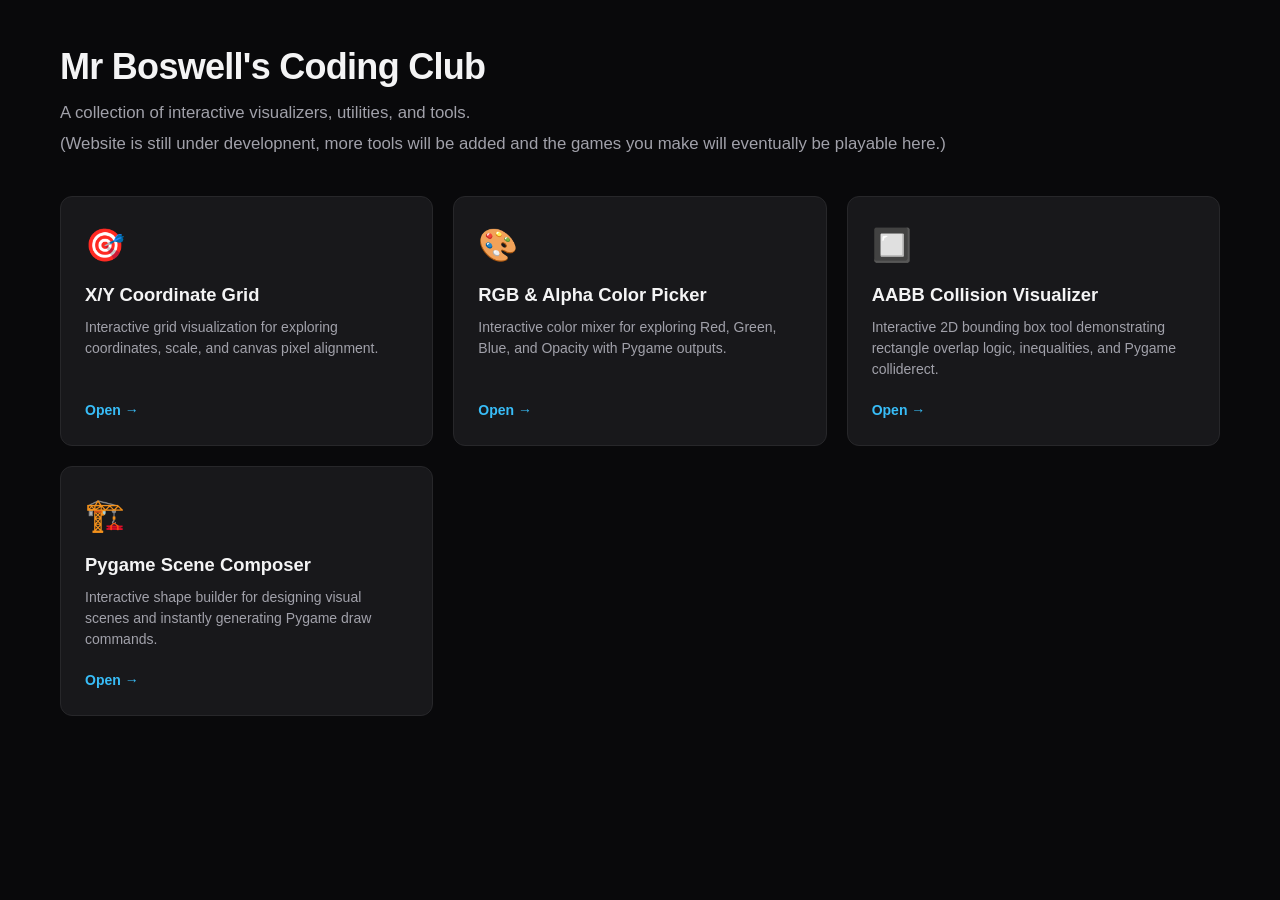
<file: index.html>
<!DOCTYPE html>
<html lang="en">
<head>
  <meta charset="UTF-8">
  <meta name="viewport" content="width=device-width, initial-scale=1.0">
  <title>Mr Boswell - Coding Club</title>
  <link rel="stylesheet" href="style.css">
</head>
<body>

  <header class="main-header">
    <h1 class="main-title">Mr Boswell's Coding Club </h1>
    <p class="main-subtitle">A collection of interactive visualizers, utilities, and tools.</p>
    <p class="main-subtitle">(Website is still under developnent, more tools will be added and the games you make will eventually be playable here.)</p>
  </header>

  <main class="grid-container">
    <a href="tools/xy-coordinates/index.html" class="tool-card">
      <div class="card-icon">🎯</div>
      <h2 class="card-title">X/Y Coordinate Grid</h2>
      <p class="card-description">Interactive grid visualization for exploring coordinates, scale, and canvas pixel alignment.</p>
      <span class="card-link">Open →</span>
    </a>
    <a href="tools/rgb-picker/index.html" class="tool-card">
        <div class="card-icon">🎨</div>
        <h2 class="card-title">RGB & Alpha Color Picker</h2>
        <p class="card-description">Interactive color mixer for exploring Red, Green, Blue, and Opacity with Pygame outputs.</p>
        <span class="card-link">Open →</span>
    </a>
    <a href="tools/aabb-collision/index.html" class="tool-card">
        <div class="card-icon">🔲</div>
        <h2 class="card-title">AABB Collision Visualizer</h2>
        <p class="card-description">Interactive 2D bounding box tool demonstrating rectangle overlap logic, inequalities, and Pygame colliderect.</p>
        <span class="card-link">Open →</span>
    </a>
    <a href="tools/scene-composer/index.html" class="tool-card">
      <div class="card-icon">🏗️</div>
      <h2 class="card-title">Pygame Scene Composer</h2>
      <p class="card-description">Interactive shape builder for designing visual scenes and instantly generating Pygame draw commands.</p>
      <span class="card-link">Open →</span>
    </a>


  </main>

</body>
</html>
</file>
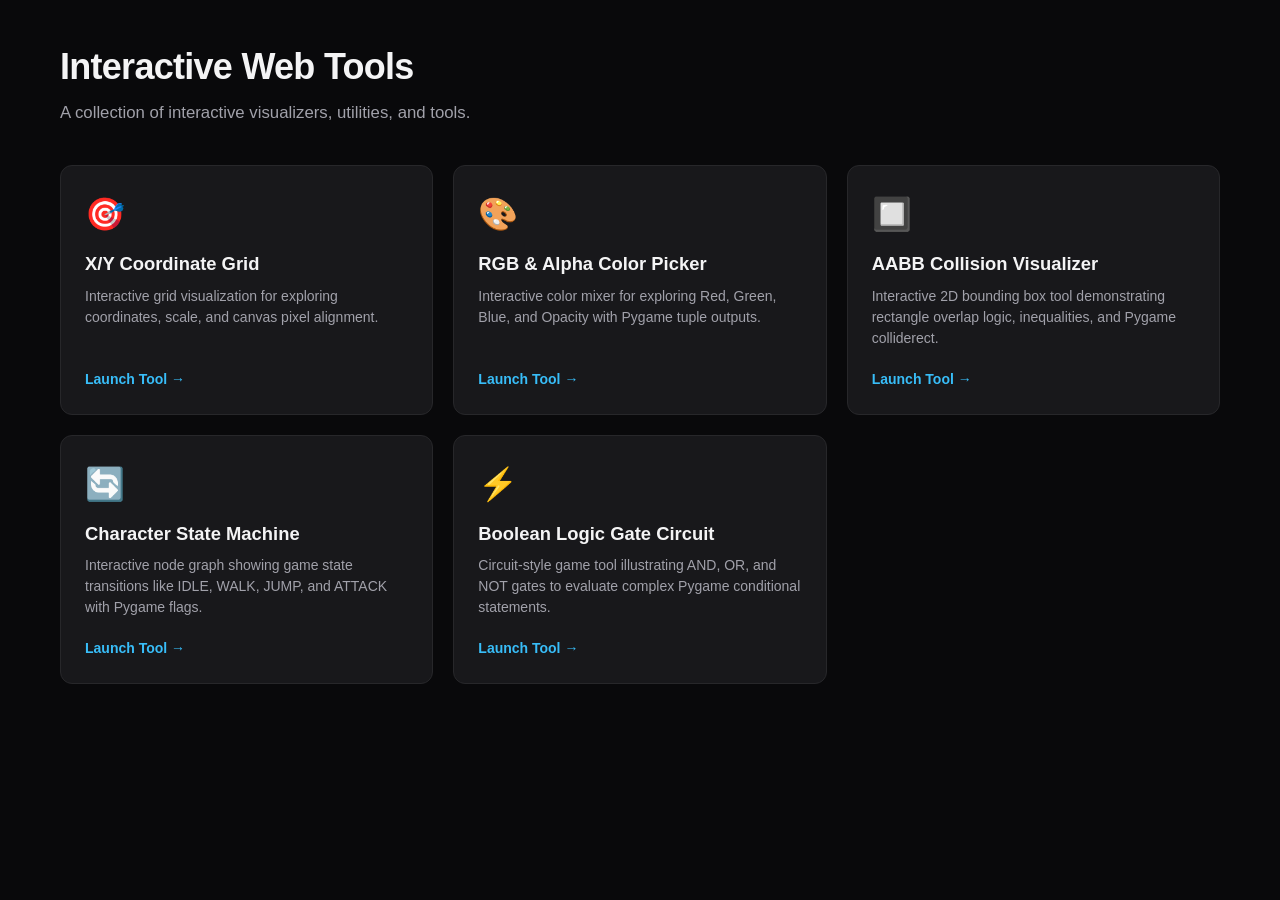
<file: coding-club-website/index.html>
<!DOCTYPE html>
<html lang="en">
<head>
  <meta charset="UTF-8">
  <meta name="viewport" content="width=device-width, initial-scale=1.0">
  <title>Arcade & Interactive Tools Hub</title>
  <link rel="stylesheet" href="style.css">
</head>
<body>

  <header class="main-header">
    <h1 class="main-title">Interactive Web Tools</h1>
    <p class="main-subtitle">A collection of interactive visualizers, utilities, and tools.</p>
  </header>

  <main class="grid-container">
    <a href="tools/xy-coordinates/index.html" class="tool-card">
      <div class="card-icon">🎯</div>
      <h2 class="card-title">X/Y Coordinate Grid</h2>
      <p class="card-description">Interactive grid visualization for exploring coordinates, scale, and canvas pixel alignment.</p>
      <span class="card-link">Launch Tool →</span>
    </a>
    <a href="tools/rgb-picker/index.html" class="tool-card">
        <div class="card-icon">🎨</div>
        <h2 class="card-title">RGB & Alpha Color Picker</h2>
        <p class="card-description">Interactive color mixer for exploring Red, Green, Blue, and Opacity with Pygame tuple outputs.</p>
        <span class="card-link">Launch Tool →</span>
    </a>
    <a href="tools/aabb-collision/index.html" class="tool-card">
        <div class="card-icon">🔲</div>
        <h2 class="card-title">AABB Collision Visualizer</h2>
        <p class="card-description">Interactive 2D bounding box tool demonstrating rectangle overlap logic, inequalities, and Pygame colliderect.</p>
        <span class="card-link">Launch Tool →</span>
    </a>
    <!-- Tool #3 Card -->
    <a href="tools/state-machine/index.html" class="tool-card">
    <div class="card-icon">🔄</div>
    <h2 class="card-title">Character State Machine</h2>
    <p class="card-description">Interactive node graph showing game state transitions like IDLE, WALK, JUMP, and ATTACK with Pygame flags.</p>
    <span class="card-link">Launch Tool →</span>
    </a>

    <!-- Tool #4 Card -->
    <a href="tools/logic-gates/index.html" class="tool-card">
    <div class="card-icon">⚡</div>
    <h2 class="card-title">Boolean Logic Gate Circuit</h2>
    <p class="card-description">Circuit-style game tool illustrating AND, OR, and NOT gates to evaluate complex Pygame conditional statements.</p>
    <span class="card-link">Launch Tool →</span>
    </a>

  </main>

</body>
</html>
</file>
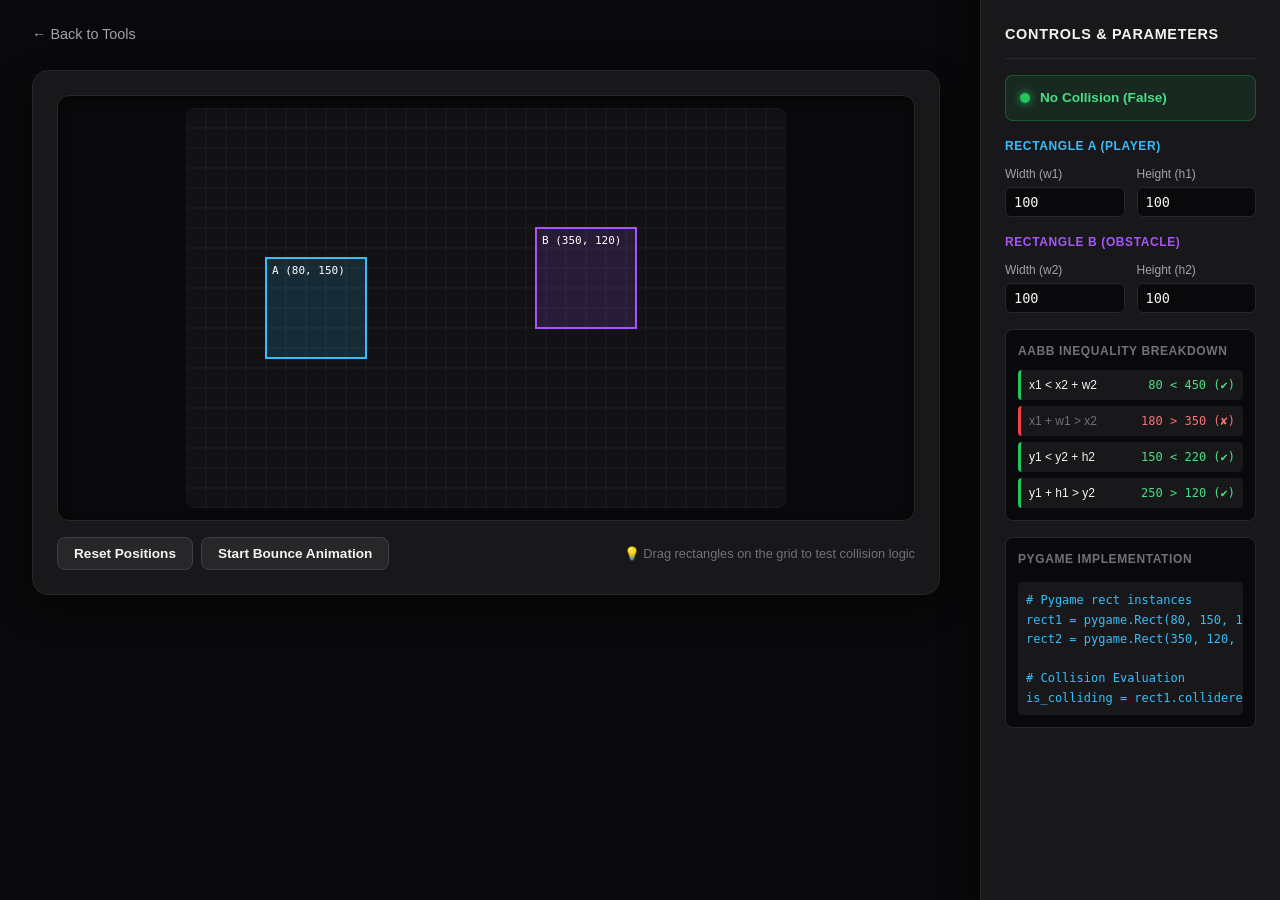
<file: tools/aabb-collision/index.html>
<!DOCTYPE html>
<html lang="en">
<head>
  <meta charset="UTF-8">
  <meta name="viewport" content="width=device-width, initial-scale=1.0">
  <title>AABB Collision Visualizer</title>
  <link rel="stylesheet" href="../../style.css">
  <link rel="stylesheet" href="style-tool.css">
</head>
<body class="tool-page">

  <!-- Header Navigation -->
  <header class="tool-nav">
    <a href="../../index.html" class="back-link">&larr; Back to Tools</a>
  </header>

  <!-- Left Workspace Area -->
  <main class="workspace-card">
    <div class="canvas-wrapper">
      <canvas id="collisionCanvas" width="600" height="400"></canvas>
    </div>

    <!-- Canvas Controls / Quick Actions -->
    <div class="workspace-controls">
      <div class="btn-group">
        <button id="resetPosBtn" class="action-btn">Reset Positions</button>
        <button id="toggleAnimBtn" class="action-btn">Start Bounce Animation</button>
      </div>
      <span class="hint-text">💡 Drag rectangles on the grid to test collision logic</span>
    </div>
  </main>

  <!-- Pinned Right Sidebar Controls -->
  <aside class="sidebar-menu">
    <div class="sidebar-title">Controls & Parameters</div>

    <!-- Collision Status Banner -->
    <div id="collisionBanner" class="status-banner no-collision">
      <span class="status-indicator"></span>
      <span id="statusText">No Collision (False)</span>
    </div>

    <!-- Rectangle A Controls -->
    <div class="control-section rect-a-section">
      <span class="control-section-label">Rectangle A (Player)</span>
      
      <div class="control-group dual">
        <div class="sub-group">
          <label for="rectAWidth">Width (w1)</label>
          <input type="number" id="rectAWidth" value="100" min="20" max="250" step="5">
        </div>
        <div class="sub-group">
          <label for="rectAHeight">Height (h1)</label>
          <input type="number" id="rectAHeight" value="100" min="20" max="250" step="5">
        </div>
      </div>
    </div>

    <!-- Rectangle B Controls -->
    <div class="control-section rect-b-section">
      <span class="control-section-label">Rectangle B (Obstacle)</span>
      
      <div class="control-group dual">
        <div class="sub-group">
          <label for="rectBWidth">Width (w2)</label>
          <input type="number" id="rectBWidth" value="100" min="20" max="250" step="5">
        </div>
        <div class="sub-group">
          <label for="rectBHeight">Height (h2)</label>
          <input type="number" id="rectBHeight" value="100" min="20" max="250" step="5">
        </div>
      </div>
    </div>

    <!-- Inequality Math Inspector -->
    <div class="readout-card">
      <span class="control-section-label">AABB Inequality Breakdown</span>
      <div id="mathConditions" class="math-list">
        <div id="cond1" class="cond-item">
          <span>x1 &lt; x2 + w2</span>
          <code id="val1">0 &lt; 0</code>
        </div>
        <div id="cond2" class="cond-item">
          <span>x1 + w1 &gt; x2</span>
          <code id="val2">0 &gt; 0</code>
        </div>
        <div id="cond3" class="cond-item">
          <span>y1 &lt; y2 + h2</span>
          <code id="val3">0 &lt; 0</code>
        </div>
        <div id="cond4" class="cond-item">
          <span>y1 + h1 &gt; y2</span>
          <code id="val4">0 &gt; 0</code>
        </div>
      </div>
    </div>

    <!-- Python Code Generator -->
    <div class="code-preview-card">
      <span class="control-section-label">Pygame Implementation</span>
      <pre><code id="pythonCode"># High-Level Check
is_colliding = player_rect.colliderect(obstacle_rect)</code></pre>
    </div>
  </aside>

  <script src="script-aabb.js"></script>
</body>
</html>
</file>
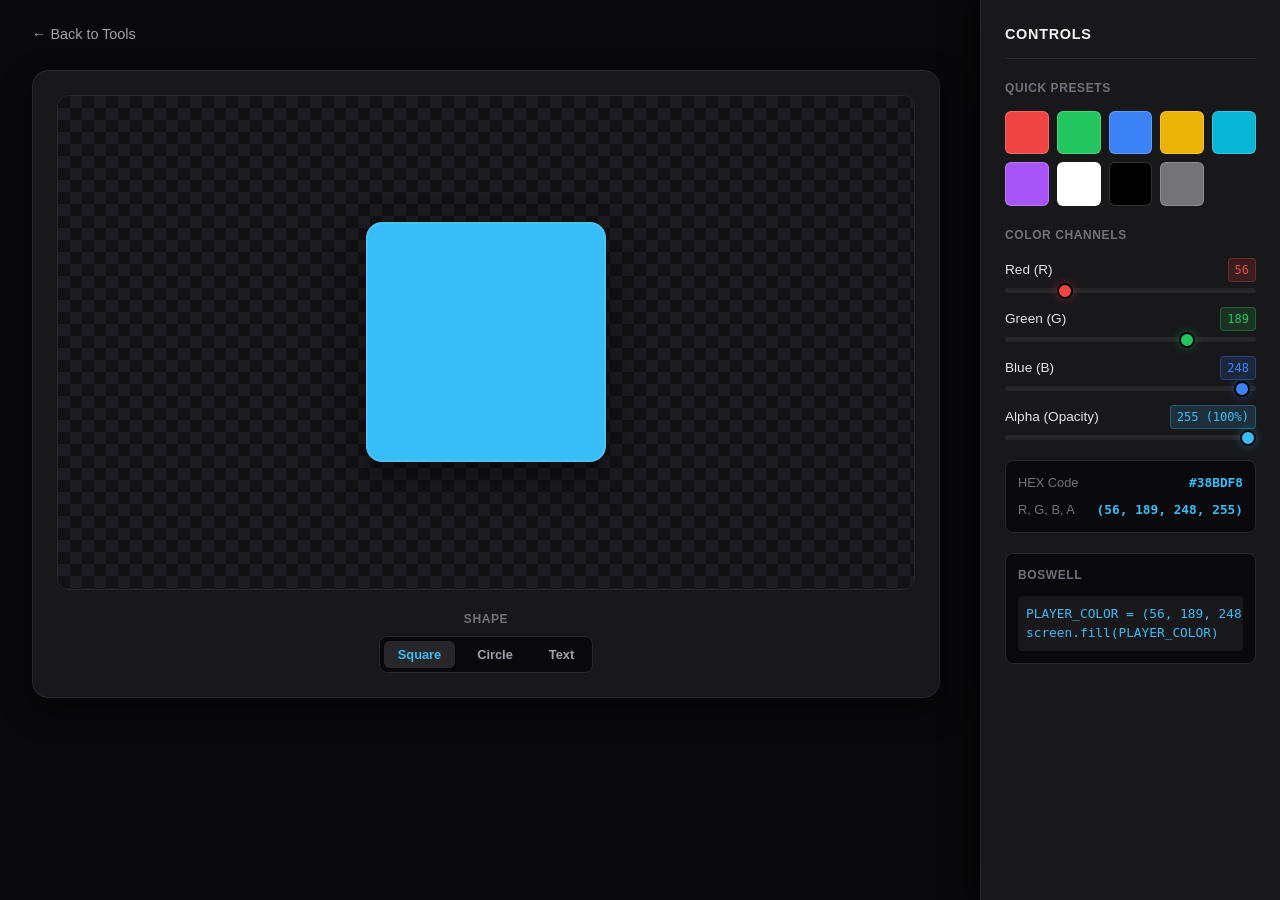
<file: tools/rgb-picker/index.html>
<!DOCTYPE html>
<html lang="en">
<head>
  <meta charset="UTF-8">
  <meta name="viewport" content="width=device-width, initial-scale=1.0">
  <title>RGB & Alpha Color Picker</title>
  <link rel="stylesheet" href="../../style.css">
  <link rel="stylesheet" href="style-tool.css">
</head>
<body class="tool-page">

  <!-- Header Navigation -->
  <header class="tool-nav">
    <a href="../../index.html" class="back-link">&larr; Back to Tools</a>
  </header>

  <!-- Left Workspace Area -->
  <main class="workspace-card">
    <div class="preview-wrapper">
      <div class="checkered-bg">
        <div id="colorPreview" class="color-preview box">
          <span id="previewText" class="preview-text-content" style="display: none;">Text</span>
        </div>
      </div>
    </div>

    <div class="preview-controls">
      <span class="control-section-label">Shape</span>
      <div class="btn-group">
        <button class="shape-btn active" data-shape="box">Square</button>
        <button class="shape-btn" data-shape="circle">Circle</button>
        <button class="shape-btn" data-shape="text">Text</button>
      </div>
    </div>
  </main>

  <!-- Pinned Right Sidebar Controls -->
  <aside class="sidebar-menu">
    <div class="sidebar-title">Controls</div>

    <!-- Quick Color Presets -->
    <div class="control-section">
      <span class="control-section-label">Quick Presets</span>
      <div class="preset-grid">
        <button class="preset-swatch" style="background: #ef4444;" data-r="239" data-g="68" data-b="68" data-a="255" title="Red"></button>
        <button class="preset-swatch" style="background: #22c55e;" data-r="34" data-g="197" data-b="94" data-a="255" title="Green"></button>
        <button class="preset-swatch" style="background: #3b82f6;" data-r="59" data-g="130" data-b="246" data-a="255" title="Blue"></button>
        <button class="preset-swatch" style="background: #eab308;" data-r="234" data-g="179" data-b="8" data-a="255" title="Yellow"></button>
        <button class="preset-swatch" style="background: #06b6d4;" data-r="6" data-g="182" data-b="212" data-a="255" title="Cyan"></button>
        <button class="preset-swatch" style="background: #a855f7;" data-r="168" data-g="85" data-b="247" data-a="255" title="Purple"></button>
        <button class="preset-swatch" style="background: #ffffff;" data-r="255" data-g="255" data-b="255" data-a="255" title="White"></button>
        <button class="preset-swatch" style="background: #000000;" data-r="0" data-g="0" data-b="0" data-a="255" title="Black"></button>
        <button class="preset-swatch" style="background: rgba(255, 255, 255, 0.4);" data-r="255" data-g="255" data-b="255" data-a="102" title="Semi-Transparent White"></button>
      </div>
    </div>

    <!-- RGB Sliders -->
    <div class="control-section">
      <span class="control-section-label">Color Channels</span>

      <div class="control-group">
        <div class="label-row">
          <label for="redSlider">Red (R)</label>
          <span id="redVal" class="value-badge channel-red">56</span>
        </div>
        <input type="range" id="redSlider" class="slider-red" min="0" max="255" value="56">
      </div>

      <div class="control-group">
        <div class="label-row">
          <label for="greenSlider">Green (G)</label>
          <span id="greenVal" class="value-badge channel-green">189</span>
        </div>
        <input type="range" id="greenSlider" class="slider-green" min="0" max="255" value="189">
      </div>

      <div class="control-group">
        <div class="label-row">
          <label for="blueSlider">Blue (B)</label>
          <span id="blueVal" class="value-badge channel-blue">248</span>
        </div>
        <input type="range" id="blueSlider" class="slider-blue" min="0" max="255" value="248">
      </div>

      <div class="control-group">
        <div class="label-row">
          <label for="alphaSlider">Alpha (Opacity)</label>
          <span id="alphaVal" class="value-badge accent">255 (100%)</span>
        </div>
        <input type="range" id="alphaSlider" min="0" max="255" value="255">
      </div>
    </div>

    <!-- Readout Card -->
    <div class="readout-card">
      <div class="stat-item">
        <span>HEX Code</span>
        <span class="stat-value"><code id="readoutHex">#38BDF8</code></span>
      </div>
      <div class="stat-item">
        <span>R, G, B, A</span>
        <span class="stat-value"><code id="readoutTuple">(56, 189, 248, 255)</code></span>
      </div>
    </div>

    <!-- Python Code Generator -->
    <div class="code-preview-card">
      <span class="control-section-label">BOSWELL</span>
      <pre><code id="pythonCode">PLAYER_COLOR = (56, 189, 248)&#10;screen.fill(PLAYER_COLOR)</code></pre>
    </div>
  </aside>

  <script src="script-rgb.js"></script>
</body>
</html>
</file>
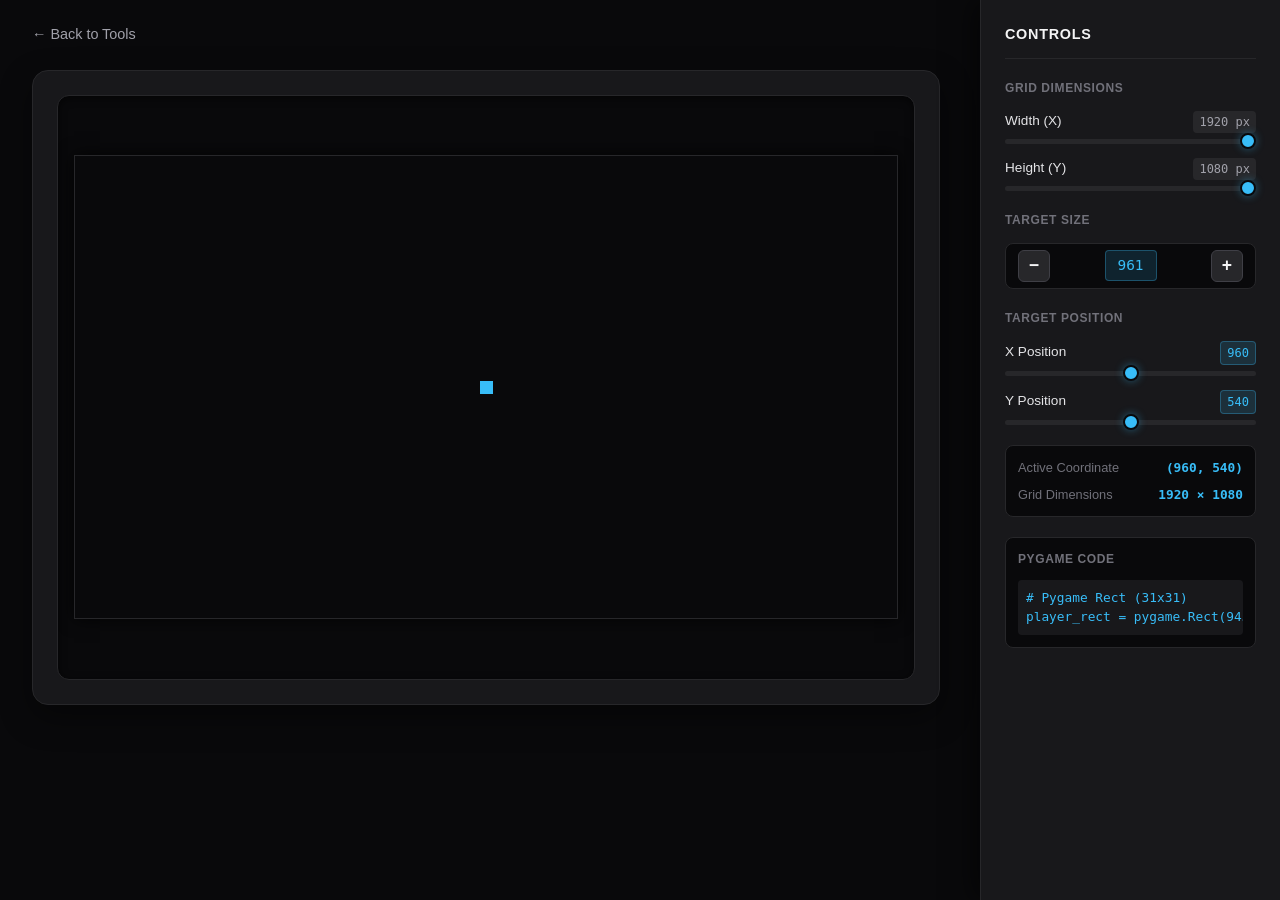
<file: tools/xy-coordinates/index.html>
<!DOCTYPE html>
<html lang="en">
<head>
  <meta charset="UTF-8">
  <meta name="viewport" content="width=device-width, initial-scale=1.0">
  <title>XY Coordinate Tool</title>
  <link rel="stylesheet" href="../../style.css">
  <link rel="stylesheet" href="style-tool.css">
</head>
<body class="tool-page">

  <!-- Header Navigation -->
  <header class="tool-nav">
    <a href="../../index.html" class="back-link">&larr; Back to Tools</a>
  </header>

  <!-- Left Workspace Area -->
  <main class="workspace-card">
    <div class="canvas-wrapper">
      <canvas id="gridCanvas"></canvas>
      <div id="hoverTooltip" class="hover-tooltip">(0, 0)</div>
    </div>
  </main>

  <!-- Pinned Right Sidebar Controls -->
  <aside class="sidebar-menu">
    <div class="sidebar-title">Controls</div>

    <!-- Grid Size -->
    <div class="control-section">
      <span class="control-section-label">Grid Dimensions</span>
      
      <div class="control-group">
        <div class="label-row">
          <label for="widthSlider">Width (X)</label>
          <span id="widthVal" class="value-badge">1920 px</span>
        </div>
        <input type="range" id="widthSlider" min="10" max="1920" value="1920">
      </div>

      <div class="control-group">
        <div class="label-row">
          <label for="heightSlider">Height (Y)</label>
          <span id="heightVal" class="value-badge">1080 px</span>
        </div>
        <input type="range" id="heightSlider" min="10" max="1080" value="1080">
      </div>
    </div>

    <!-- Target Size Stepper Control -->
    <div class="control-section">
      <span class="control-section-label">Target Size</span>
      <div class="stepper-row">
        <button id="sizeMinusBtn" class="stepper-btn" aria-label="Decrease Target Size">&minus;</button>
        <span id="targetSizeVal" class="value-badge accent size-badge">1000</span>
        <button id="sizePlusBtn" class="stepper-btn" aria-label="Increase Target Size">&plus;</button>
      </div>
    </div>

    <!-- Active Target Position -->
    <div class="control-section">
      <span class="control-section-label">Target Position</span>

      <div class="control-group">
        <div class="label-row">
          <label for="xSlider">X Position</label>
          <span id="xVal" class="value-badge accent">960</span>
        </div>
        <input type="range" id="xSlider" min="0" max="1919" value="960">
      </div>

      <div class="control-group">
        <div class="label-row">
          <label for="ySlider">Y Position</label>
          <span id="yVal" class="value-badge accent">540</span>
        </div>
        <input type="range" id="ySlider" min="0" max="1079" value="540">
      </div>
    </div>

    <!-- Readout Card -->
    <div class="readout-card">
      <div class="stat-item">
        <span>Active Coordinate</span>
        <span class="stat-value"><code>(<span id="readoutX">960</span>, <span id="readoutY">540</span>)</code></span>
      </div>
      <div class="stat-item">
        <span>Grid Dimensions</span>
        <span class="stat-value"><code><span id="readoutW">1920</span> &times; <span id="readoutH">1080</span></code></span>
      </div>
    </div>

    <!-- Python Code Generator -->
    <div class="code-preview-card">
      <span class="control-section-label">Pygame Code</span>
      <pre><code id="pythonCode">player_x = 960&#10;player_y = 540</code></pre>
    </div>
  </aside>

  <script src="script-xy.js"></script>
</body>
</html>
</file>
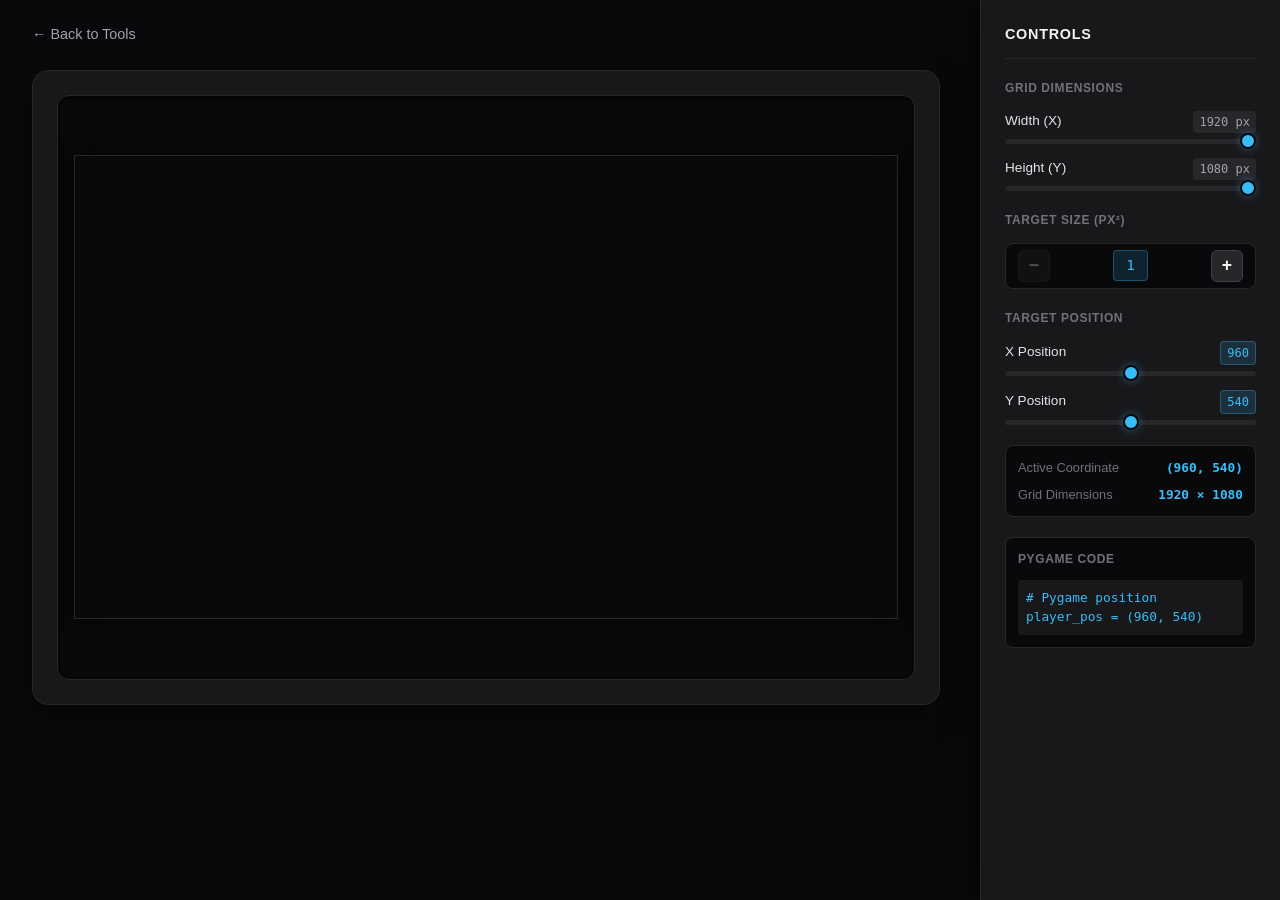
<file: coding-club-website/tools/xy-coordinates/index.html>
<!DOCTYPE html>
<html lang="en">
<head>
  <meta charset="UTF-8">
  <meta name="viewport" content="width=device-width, initial-scale=1.0">
  <title>XY Coordinate Tool</title>
  <link rel="stylesheet" href="../../style.css">
  <link rel="stylesheet" href="style-tool.css">
</head>
<body class="tool-page">

  <!-- Header Navigation -->
  <header class="tool-nav">
    <a href="../../index.html" class="back-link">&larr; Back to Tools</a>
  </header>

  <!-- Left Workspace Area -->
  <main class="workspace-card">
    <div class="canvas-wrapper">
      <canvas id="gridCanvas"></canvas>
      <div id="hoverTooltip" class="hover-tooltip">(0, 0)</div>
    </div>
  </main>

  <!-- Pinned Right Sidebar Controls -->
  <aside class="sidebar-menu">
    <div class="sidebar-title">Controls</div>

    <!-- Grid Size -->
    <div class="control-section">
      <span class="control-section-label">Grid Dimensions</span>
      
      <div class="control-group">
        <div class="label-row">
          <label for="widthSlider">Width (X)</label>
          <span id="widthVal" class="value-badge">1920 px</span>
        </div>
        <input type="range" id="widthSlider" min="10" max="1920" value="1920">
      </div>

      <div class="control-group">
        <div class="label-row">
          <label for="heightSlider">Height (Y)</label>
          <span id="heightVal" class="value-badge">1080 px</span>
        </div>
        <input type="range" id="heightSlider" min="10" max="1080" value="1080">
      </div>
    </div>

    <!-- Target Size Stepper Control -->
    <div class="control-section">
      <span class="control-section-label">Target Size (px²)</span>
      <div class="stepper-row">
        <button id="sizeMinusBtn" class="stepper-btn" aria-label="Decrease Target Size">&minus;</button>
        <span id="targetSizeVal" class="value-badge accent size-badge">1</span>
        <button id="sizePlusBtn" class="stepper-btn" aria-label="Increase Target Size">&plus;</button>
      </div>
    </div>

    <!-- Active Target Position -->
    <div class="control-section">
      <span class="control-section-label">Target Position</span>

      <div class="control-group">
        <div class="label-row">
          <label for="xSlider">X Position</label>
          <span id="xVal" class="value-badge accent">960</span>
        </div>
        <input type="range" id="xSlider" min="0" max="1919" value="960">
      </div>

      <div class="control-group">
        <div class="label-row">
          <label for="ySlider">Y Position</label>
          <span id="yVal" class="value-badge accent">540</span>
        </div>
        <input type="range" id="ySlider" min="0" max="1079" value="540">
      </div>
    </div>

    <!-- Readout Card -->
    <div class="readout-card">
      <div class="stat-item">
        <span>Active Coordinate</span>
        <span class="stat-value"><code>(<span id="readoutX">960</span>, <span id="readoutY">540</span>)</code></span>
      </div>
      <div class="stat-item">
        <span>Grid Dimensions</span>
        <span class="stat-value"><code><span id="readoutW">1920</span> &times; <span id="readoutH">1080</span></code></span>
      </div>
    </div>

    <!-- Python Code Generator -->
    <div class="code-preview-card">
      <span class="control-section-label">Pygame Code</span>
      <pre><code id="pythonCode">player_x = 960&#10;player_y = 540</code></pre>
    </div>
  </aside>

  <script src="script-xy.js"></script>
</body>
</html>
</file>
<file: style.css>
/* ==========================================================================
   GLOBAL BASE STYLES & RESET
   ========================================================================== */

* {
  box-sizing: border-box;
  margin: 0;
  padding: 0;
}

body {
  font-family: -apple-system, BlinkMacSystemFont, "Segoe UI", Roboto, Helvetica, Arial, sans-serif;
  background-color: #09090b;
  color: #f4f4f5;
  min-height: 100vh;
  padding: 40px 20px;
  line-height: 1.5;
}

/* Landing Page Layout Constraint */
body:not(.tool-page) {
  max-width: 1200px;
  margin: 0 auto;
}

/* Landing Page Header */
.main-header {
  margin-bottom: 40px;
}

.main-title {
  font-size: 2.25rem;
  font-weight: 800;
  color: #f4f4f5;
  letter-spacing: -0.02em;
}

.main-subtitle {
  color: #a1a1aa;
  font-size: 1.05rem;
  margin-top: 6px;
}

/* Tool Grid Cards */
.grid-container {
  display: grid;
  grid-template-columns: repeat(auto-fill, minmax(280px, 1fr));
  gap: 20px;
}

.tool-card {
  background: #18181b;
  border: 1px solid #27272a;
  border-radius: 12px;
  padding: 24px;
  text-decoration: none;
  color: inherit;
  display: flex;
  flex-direction: column;
  transition: transform 0.2s ease, border-color 0.2s ease, box-shadow 0.2s ease;
}

.tool-card:hover {
  transform: translateY(-4px);
  border-color: #38bdf8;
  box-shadow: 0 12px 24px rgba(0, 0, 0, 0.4);
}

.card-icon {
  font-size: 2rem;
  margin-bottom: 12px;
}

.card-title {
  font-size: 1.15rem;
  font-weight: 700;
  color: #f4f4f5;
  margin-bottom: 8px;
}

.card-description {
  font-size: 0.875rem;
  color: #a1a1aa;
  margin-bottom: 20px;
  flex-grow: 1;
}

.card-link {
  font-size: 0.875rem;
  font-weight: 600;
  color: #38bdf8;
}
</file>
<file: coding-club-website/style.css>
/* ==========================================================================
   GLOBAL BASE STYLES & RESET
   ========================================================================== */

* {
  box-sizing: border-box;
  margin: 0;
  padding: 0;
}

body {
  font-family: -apple-system, BlinkMacSystemFont, "Segoe UI", Roboto, Helvetica, Arial, sans-serif;
  background-color: #09090b;
  color: #f4f4f5;
  min-height: 100vh;
  padding: 40px 20px;
  line-height: 1.5;
}

/* Landing Page Layout Constraint */
body:not(.tool-page) {
  max-width: 1200px;
  margin: 0 auto;
}

/* Landing Page Header */
.main-header {
  margin-bottom: 40px;
}

.main-title {
  font-size: 2.25rem;
  font-weight: 800;
  color: #f4f4f5;
  letter-spacing: -0.02em;
}

.main-subtitle {
  color: #a1a1aa;
  font-size: 1.05rem;
  margin-top: 6px;
}

/* Tool Grid Cards */
.grid-container {
  display: grid;
  grid-template-columns: repeat(auto-fill, minmax(280px, 1fr));
  gap: 20px;
}

.tool-card {
  background: #18181b;
  border: 1px solid #27272a;
  border-radius: 12px;
  padding: 24px;
  text-decoration: none;
  color: inherit;
  display: flex;
  flex-direction: column;
  transition: transform 0.2s ease, border-color 0.2s ease, box-shadow 0.2s ease;
}

.tool-card:hover {
  transform: translateY(-4px);
  border-color: #38bdf8;
  box-shadow: 0 12px 24px rgba(0, 0, 0, 0.4);
}

.card-icon {
  font-size: 2rem;
  margin-bottom: 12px;
}

.card-title {
  font-size: 1.15rem;
  font-weight: 700;
  color: #f4f4f5;
  margin-bottom: 8px;
}

.card-description {
  font-size: 0.875rem;
  color: #a1a1aa;
  margin-bottom: 20px;
  flex-grow: 1;
}

.card-link {
  font-size: 0.875rem;
  font-weight: 600;
  color: #38bdf8;
}
</file>
<file: tools/aabb-collision/style-tool.css>
/* Page Level Tool Layout */
body.tool-page {
  max-width: 100%;
  margin: 0;
  padding: 24px 340px 24px 32px;
  min-height: 100vh;
  box-sizing: border-box;
  background-color: #09090b;
  color: #f4f4f5;
  font-family: -apple-system, BlinkMacSystemFont, "Segoe UI", Roboto, sans-serif;
}

/* Header Navigation */
.tool-nav {
  display: flex;
  justify-content: space-between;
  align-items: center;
  margin-bottom: 24px;
}

.back-link {
  color: #a1a1aa;
  text-decoration: none;
  font-size: 0.9rem;
  font-weight: 500;
  transition: color 0.15s ease;
}

.back-link:hover {
  color: #38bdf8;
}

/* Left Interactive Workspace Area */
.workspace-card {
  background: #18181b;
  border: 1px solid #27272a;
  border-radius: 16px;
  padding: 24px;
  display: flex;
  flex-direction: column;
  align-items: center;
  gap: 16px;
  box-shadow: 0 12px 32px rgba(0, 0, 0, 0.4);
}

.canvas-wrapper {
  width: 100%;
  display: flex;
  justify-content: center;
  background: #09090b;
  border: 1px solid #27272a;
  border-radius: 12px;
  padding: 12px;
  box-shadow: inset 0 2px 8px rgba(0, 0, 0, 0.6);
}

canvas {
  background-color: #121215;
  border-radius: 8px;
  cursor: grab;
  touch-action: none;
}

canvas:active {
  cursor: grabbing;
}

.workspace-controls {
  width: 100%;
  display: flex;
  justify-content: space-between;
  align-items: center;
}

.btn-group {
  display: flex;
  gap: 8px;
}

.action-btn {
  background: #27272a;
  color: #f4f4f5;
  border: 1px solid #3f3f46;
  padding: 8px 16px;
  border-radius: 8px;
  font-size: 0.85rem;
  font-weight: 600;
  cursor: pointer;
  transition: background-color 0.15s ease, border-color 0.15s ease;
}

.action-btn:hover {
  background: #3f3f46;
  border-color: #52525b;
}

.action-btn.active {
  background: #0284c7;
  border-color: #38bdf8;
  color: #ffffff;
}

.hint-text {
  font-size: 0.8rem;
  color: #71717a;
}

/* Pinned Right Sidebar Controls */
.sidebar-menu {
  position: fixed;
  top: 0;
  right: 0;
  width: 300px;
  height: 100vh;
  background: #18181b;
  border-left: 1px solid #27272a;
  padding: 24px;
  display: flex;
  flex-direction: column;
  gap: 16px;
  box-shadow: -8px 0 24px rgba(0, 0, 0, 0.5);
  box-sizing: border-box;
  z-index: 99;
  overflow-y: auto;
}

.sidebar-title {
  font-size: 0.9rem;
  font-weight: 700;
  text-transform: uppercase;
  letter-spacing: 0.05em;
  color: #f4f4f5;
  padding-bottom: 12px;
  border-bottom: 1px solid #27272a;
}

/* Collision Status Indicator Banner */
.status-banner {
  display: flex;
  align-items: center;
  gap: 10px;
  padding: 12px 14px;
  border-radius: 8px;
  font-weight: 700;
  font-size: 0.85rem;
  transition: background-color 0.2s ease, border-color 0.2s ease, color 0.2s ease;
}

.status-indicator {
  width: 10px;
  height: 10px;
  border-radius: 50%;
}

.status-banner.no-collision {
  background: rgba(34, 197, 94, 0.1);
  border: 1px solid rgba(34, 197, 94, 0.3);
  color: #4ade80;
}

.status-banner.no-collision .status-indicator {
  background: #22c55e;
  box-shadow: 0 0 8px #22c55e;
}

.status-banner.is-colliding {
  background: rgba(239, 68, 68, 0.15);
  border: 1px solid rgba(239, 68, 68, 0.4);
  color: #f87171;
}

.status-banner.is-colliding .status-indicator {
  background: #ef4444;
  box-shadow: 0 0 10px #ef4444;
}

/* Section Controls */
.control-section {
  display: flex;
  flex-direction: column;
  gap: 10px;
}

.control-section-label {
  font-size: 0.75rem;
  font-weight: 600;
  color: #71717a;
  text-transform: uppercase;
  letter-spacing: 0.05em;
}

.rect-a-section .control-section-label {
  color: #38bdf8;
}

.rect-b-section .control-section-label {
  color: #a855f7;
}

.control-group.dual {
  display: flex;
  gap: 12px;
}

.sub-group {
  display: flex;
  flex-direction: column;
  gap: 4px;
  flex: 1;
}

.sub-group label {
  font-size: 0.75rem;
  color: #a1a1aa;
}

.sub-group input {
  background: #09090b;
  border: 1px solid #27272a;
  border-radius: 6px;
  padding: 6px 8px;
  color: #f4f4f5;
  font-size: 0.85rem;
  font-family: ui-monospace, SFMono-Regular, Consolas, monospace;
}

.sub-group input:focus {
  outline: none;
  border-color: #38bdf8;
}

/* Math Inspector Breakdown */
.readout-card, .code-preview-card {
  background: #09090b;
  border: 1px solid #27272a;
  border-radius: 8px;
  padding: 12px;
  display: flex;
  flex-direction: column;
  gap: 10px;
}

.math-list {
  display: flex;
  flex-direction: column;
  gap: 6px;
}

.cond-item {
  display: flex;
  justify-content: space-between;
  align-items: center;
  font-size: 0.75rem;
  padding: 6px 8px;
  border-radius: 4px;
  background: #18181b;
  border-left: 3px solid #3f3f46;
  color: #a1a1aa;
}

.cond-item code {
  font-family: ui-monospace, SFMono-Regular, Consolas, monospace;
  font-size: 0.75rem;
}

.cond-item.pass {
  border-left-color: #22c55e;
  color: #f4f4f5;
}

.cond-item.pass code {
  color: #4ade80;
}

.cond-item.fail {
  border-left-color: #ef4444;
  color: #71717a;
}

.cond-item.fail code {
  color: #f87171;
}

.code-preview-card pre {
  margin-top: 4px;
  background: #18181b;
  padding: 8px;
  border-radius: 4px;
  overflow-x: auto;
}

.code-preview-card code {
  color: #38bdf8;
  font-family: ui-monospace, SFMono-Regular, Consolas, monospace;
  font-size: 0.75rem;
  line-height: 1.4;
}

/* Responsive Layout */
@media (max-width: 900px) {
  body.tool-page {
    padding: 24px;
  }
  .sidebar-menu {
    position: relative;
    width: 100%;
    height: auto;
    margin-top: 24px;
  }
}
</file>
<file: tools/rgb-picker/style-tool.css>
/* Page Level Tool Layout */
body.tool-page {
  max-width: 100%;
  margin: 0;
  padding: 24px 340px 24px 32px;
  min-height: 100vh;
  box-sizing: border-box;
  background-color: #09090b;
  color: #f4f4f5;
  font-family: -apple-system, BlinkMacSystemFont, "Segoe UI", Roboto, sans-serif;
}

/* Header Navigation */
.tool-nav {
  display: flex;
  justify-content: space-between;
  align-items: center;
  margin-bottom: 24px;
}

.back-link {
  color: #a1a1aa;
  text-decoration: none;
  font-size: 0.9rem;
  font-weight: 500;
  transition: color 0.15s ease;
}

.back-link:hover {
  color: #38bdf8;
}

/* Left Interactive Workspace Area */
.workspace-card {
  background: #18181b;
  border: 1px solid #27272a;
  border-radius: 16px;
  padding: 24px;
  display: flex;
  flex-direction: column;
  align-items: center;
  gap: 20px;
  box-shadow: 0 12px 32px rgba(0, 0, 0, 0.4);
}

.preview-wrapper {
  width: 100%;
  height: 55vh;
  min-height: 350px;
  max-height: 550px;
  border-radius: 12px;
  border: 1px solid #27272a;
  overflow: hidden;
  box-shadow: inset 0 2px 8px rgba(0, 0, 0, 0.6);
}

/* Checkered Background Pattern for Alpha Transparency Visualization */
.checkered-bg {
  width: 100%;
  height: 100%;
  background-color: #121215;
  background-image: 
    linear-gradient(45deg, #1c1c22 25%, transparent 25%), 
    linear-gradient(-45deg, #1c1c22 25%, transparent 25%), 
    linear-gradient(45deg, transparent 75%, #1c1c22 75%), 
    linear-gradient(-45deg, transparent 75%, #1c1c22 75%);
  background-size: 24px 24px;
  background-position: 0 0, 0 12px, 12px -12px, -12px 0px;
  display: flex;
  justify-content: center;
  align-items: center;
  padding: 32px;
}

.color-preview {
  transition: transform 0.15s ease, border-radius 0.2s ease;
  box-shadow: 0 12px 32px rgba(0, 0, 0, 0.5);
  display: flex;
  align-items: center;
  justify-content: center;
}

.color-preview.box {
  width: 240px;
  height: 240px;
  border-radius: 16px;
  border: 2px solid rgba(255, 255, 255, 0.1);
}

.color-preview.circle {
  width: 240px;
  height: 240px;
  border-radius: 50%;
  border: 2px solid rgba(255, 255, 255, 0.1);
}

.color-preview.text {
  width: auto;
  height: auto;
  background-color: transparent !important;
  box-shadow: none;
}

.preview-text-content {
  font-size: 2.5rem;
  font-weight: 800;
  font-family: ui-monospace, SFMono-Regular, Consolas, monospace;
  text-shadow: 0 4px 12px rgba(0, 0, 0, 0.8);
}

/* Preview Shape Selection Buttons */
.preview-controls {
  display: flex;
  flex-direction: column;
  align-items: center;
  gap: 8px;
}

.btn-group {
  display: flex;
  gap: 8px;
  background: #09090b;
  padding: 4px;
  border-radius: 8px;
  border: 1px solid #27272a;
}

.shape-btn {
  background: transparent;
  color: #a1a1aa;
  border: none;
  padding: 6px 14px;
  border-radius: 6px;
  font-size: 0.8rem;
  font-weight: 600;
  cursor: pointer;
  transition: background-color 0.15s ease, color 0.15s ease;
}

.shape-btn:hover {
  color: #f4f4f5;
}

.shape-btn.active {
  background: #27272a;
  color: #38bdf8;
}

/* Pinned Right Sidebar Controls */
.sidebar-menu {
  position: fixed;
  top: 0;
  right: 0;
  width: 300px;
  height: 100vh;
  background: #18181b;
  border-left: 1px solid #27272a;
  padding: 24px;
  display: flex;
  flex-direction: column;
  gap: 20px;
  box-shadow: -8px 0 24px rgba(0, 0, 0, 0.5);
  box-sizing: border-box;
  z-index: 99;
  overflow-y: auto;
}

.sidebar-title {
  font-size: 0.9rem;
  font-weight: 700;
  text-transform: uppercase;
  letter-spacing: 0.05em;
  color: #f4f4f5;
  padding-bottom: 12px;
  border-bottom: 1px solid #27272a;
}

.control-section {
  display: flex;
  flex-direction: column;
  gap: 14px;
}

.control-section-label {
  font-size: 0.75rem;
  font-weight: 600;
  color: #71717a;
  text-transform: uppercase;
  letter-spacing: 0.05em;
}

/* Preset Swatches Grid */
.preset-grid {
  display: grid;
  grid-template-columns: repeat(5, 1fr);
  gap: 8px;
}

.preset-swatch {
  width: 100%;
  aspect-ratio: 1;
  border-radius: 6px;
  border: 1px solid rgba(255, 255, 255, 0.2);
  cursor: pointer;
  transition: transform 0.15s ease, border-color 0.15s ease;
}

.preset-swatch:hover {
  transform: scale(1.15);
  border-color: #38bdf8;
}

.control-group {
  display: flex;
  flex-direction: column;
  gap: 6px;
}

.label-row {
  display: flex;
  justify-content: space-between;
  align-items: center;
  font-size: 0.85rem;
  color: #e4e4e7;
}

/* Channel Color Badges */
.value-badge {
  font-size: 0.75rem;
  font-family: ui-monospace, SFMono-Regular, Consolas, monospace;
  background: #27272a;
  color: #a1a1aa;
  padding: 2px 6px;
  border-radius: 4px;
}

.value-badge.channel-red {
  background: rgba(239, 68, 68, 0.15);
  color: #ef4444;
  border: 1px solid rgba(239, 68, 68, 0.3);
}

.value-badge.channel-green {
  background: rgba(34, 197, 94, 0.15);
  color: #22c55e;
  border: 1px solid rgba(34, 197, 94, 0.3);
}

.value-badge.channel-blue {
  background: rgba(59, 130, 246, 0.15);
  color: #3b82f6;
  border: 1px solid rgba(59, 130, 246, 0.3);
}

.value-badge.accent {
  background: rgba(56, 189, 248, 0.15);
  color: #38bdf8;
  border: 1px solid rgba(56, 189, 248, 0.3);
}

/* Custom Colored Sliders */
input[type="range"] {
  -webkit-appearance: none;
  appearance: none;
  width: 100%;
  height: 5px;
  background: #27272a;
  border-radius: 4px;
  outline: none;
}

input[type="range"]::-webkit-slider-thumb {
  -webkit-appearance: none;
  appearance: none;
  width: 16px;
  height: 16px;
  border-radius: 50%;
  background: #38bdf8;
  cursor: pointer;
  border: 2px solid #09090b;
  box-shadow: 0 0 8px rgba(56, 189, 248, 0.4);
  transition: transform 0.15s ease, background-color 0.15s ease;
}

input[type="range"].slider-red::-webkit-slider-thumb {
  background: #ef4444;
  box-shadow: 0 0 8px rgba(239, 68, 68, 0.4);
}

input[type="range"].slider-green::-webkit-slider-thumb {
  background: #22c55e;
  box-shadow: 0 0 8px rgba(34, 197, 94, 0.4);
}

input[type="range"].slider-blue::-webkit-slider-thumb {
  background: #3b82f6;
  box-shadow: 0 0 8px rgba(59, 130, 246, 0.4);
}

input[type="range"]::-webkit-slider-thumb:hover {
  transform: scale(1.2);
}

/* Readout Box & Code Snippet */
.readout-card, .code-preview-card {
  background: #09090b;
  border: 1px solid #27272a;
  border-radius: 8px;
  padding: 12px;
  display: flex;
  flex-direction: column;
  gap: 8px;
}

.code-preview-card pre {
  margin-top: 4px;
  background: #18181b;
  padding: 8px;
  border-radius: 4px;
  overflow-x: auto;
}

.code-preview-card code {
  color: #38bdf8;
  font-family: ui-monospace, SFMono-Regular, Consolas, monospace;
  font-size: 0.8rem;
}

.stat-item {
  display: flex;
  justify-content: space-between;
  align-items: center;
  font-size: 0.8rem;
  color: #71717a;
}

.stat-value code {
  color: #38bdf8;
  font-weight: 600;
  font-family: ui-monospace, SFMono-Regular, Consolas, monospace;
}

/* Responsive Layout */
@media (max-width: 900px) {
  body.tool-page {
    padding: 24px;
  }
  .sidebar-menu {
    position: relative;
    width: 100%;
    height: auto;
    margin-top: 24px;
  }
}
</file>
<file: tools/xy-coordinates/style-tool.css>
/* Page Level Tool Layout */
body.tool-page {
  max-width: 100%;
  margin: 0;
  padding: 24px 340px 24px 32px;
  min-height: 100vh;
  box-sizing: border-box;
  background-color: #09090b;
  color: #f4f4f5;
  font-family: -apple-system, BlinkMacSystemFont, "Segoe UI", Roboto, sans-serif;
}

/* Header Navigation */
.tool-nav {
  display: flex;
  justify-content: space-between;
  align-items: center;
  margin-bottom: 24px;
}

.back-link {
  color: #a1a1aa;
  text-decoration: none;
  font-size: 0.9rem;
  font-weight: 500;
  transition: color 0.15s ease;
}

.back-link:hover {
  color: #38bdf8;
}

/* Left Interactive Workspace Area */
.workspace-card {
  background: #18181b;
  border: 1px solid #27272a;
  border-radius: 16px;
  padding: 24px;
  display: flex;
  flex-direction: column;
  align-items: center;
  box-shadow: 0 12px 32px rgba(0, 0, 0, 0.4);
}

.canvas-wrapper {
  position: relative; /* Container reference for floating hover tooltip */
  width: 100%;
  height: 65vh;
  min-height: 400px;
  max-height: 650px;
  background-color: #09090b;
  border: 1px solid #27272a;
  border-radius: 12px;
  padding: 16px;
  display: flex;
  justify-content: center;
  align-items: center;
  box-shadow: inset 0 2px 8px rgba(0, 0, 0, 0.6);
  box-sizing: border-box;
  overflow: hidden;
}

canvas {
  max-width: 100%;
  max-height: 100%;
  object-fit: contain;
  image-rendering: pixelated;
  image-rendering: crisp-edges;
  box-shadow: 0 0 16px rgba(0, 0, 0, 0.8);
  border: 1px solid #27272a;
  cursor: crosshair;
}

/* Hover Coordinate Tooltip */
.hover-tooltip {
  position: absolute;
  pointer-events: none;
  display: none;
  background: rgba(24, 24, 27, 0.95);
  color: #38bdf8;
  border: 1px solid rgba(56, 189, 248, 0.5);
  padding: 4px 8px;
  border-radius: 6px;
  font-size: 0.75rem;
  font-family: ui-monospace, SFMono-Regular, Consolas, monospace;
  font-weight: 700;
  box-shadow: 0 4px 12px rgba(0, 0, 0, 0.6);
  transform: translate(-50%, -100%);
  margin-top: -12px;
  white-space: nowrap;
  z-index: 100;
}

/* Pinned Right Sidebar Controls */
.sidebar-menu {
  position: fixed;
  top: 0;
  right: 0;
  width: 300px;
  height: 100vh;
  background: #18181b;
  border-left: 1px solid #27272a;
  padding: 24px;
  display: flex;
  flex-direction: column;
  gap: 20px;
  box-shadow: -8px 0 24px rgba(0, 0, 0, 0.5);
  box-sizing: border-box;
  z-index: 99;
  overflow-y: auto;
}

.sidebar-title {
  font-size: 0.9rem;
  font-weight: 700;
  text-transform: uppercase;
  letter-spacing: 0.05em;
  color: #f4f4f5;
  padding-bottom: 12px;
  border-bottom: 1px solid #27272a;
}

.control-section {
  display: flex;
  flex-direction: column;
  gap: 14px;
}

.control-section-label {
  font-size: 0.75rem;
  font-weight: 600;
  color: #71717a;
  text-transform: uppercase;
  letter-spacing: 0.05em;
}

.control-group {
  display: flex;
  flex-direction: column;
  gap: 6px;
}

.label-row {
  display: flex;
  justify-content: space-between;
  align-items: center;
  font-size: 0.85rem;
  color: #e4e4e7;
}

/* Stepper Control Row for Target Size */
.stepper-row {
  display: flex;
  align-items: center;
  justify-content: space-between;
  background: #09090b;
  border: 1px solid #27272a;
  border-radius: 8px;
  padding: 6px 12px;
}

.stepper-btn {
  background: #27272a;
  color: #f4f4f5;
  border: 1px solid #3f3f46;
  border-radius: 6px;
  width: 32px;
  height: 32px;
  font-size: 1.1rem;
  font-weight: bold;
  cursor: pointer;
  display: flex;
  align-items: center;
  justify-content: center;
  transition: background-color 0.15s ease, border-color 0.15s ease, color 0.15s ease;
}

.stepper-btn:hover:not(:disabled) {
  background: #38bdf8;
  color: #09090b;
  border-color: #38bdf8;
}

.stepper-btn:disabled {
  opacity: 0.3;
  cursor: not-allowed;
}

.value-badge {
  font-size: 0.75rem;
  font-family: ui-monospace, SFMono-Regular, Consolas, monospace;
  background: #27272a;
  color: #a1a1aa;
  padding: 2px 6px;
  border-radius: 4px;
}

.value-badge.accent {
  background: rgba(56, 189, 248, 0.15);
  color: #38bdf8;
  border: 1px solid rgba(56, 189, 248, 0.3);
}

.size-badge {
  font-size: 0.9rem;
  padding: 4px 12px;
}

/* Custom Range Sliders */
input[type="range"] {
  -webkit-appearance: none;
  appearance: none;
  width: 100%;
  height: 5px;
  background: #27272a;
  border-radius: 4px;
  outline: none;
}

input[type="range"]::-webkit-slider-thumb {
  -webkit-appearance: none;
  appearance: none;
  width: 16px;
  height: 16px;
  border-radius: 50%;
  background: #38bdf8;
  cursor: pointer;
  border: 2px solid #09090b;
  box-shadow: 0 0 8px rgba(56, 189, 248, 0.4);
  transition: transform 0.15s ease, background-color 0.15s ease;
}

input[type="range"]::-webkit-slider-thumb:hover {
  transform: scale(1.2);
  background: #0070f3;
}

/* Readout Box & Code Snippet */
.readout-card, .code-preview-card {
  background: #09090b;
  border: 1px solid #27272a;
  border-radius: 8px;
  padding: 12px;
  display: flex;
  flex-direction: column;
  gap: 8px;
}

.code-preview-card pre {
  margin-top: 4px;
  background: #18181b;
  padding: 8px;
  border-radius: 4px;
  overflow-x: auto;
}

.code-preview-card code {
  color: #38bdf8;
  font-family: ui-monospace, SFMono-Regular, Consolas, monospace;
  font-size: 0.8rem;
}

.stat-item {
  display: flex;
  justify-content: space-between;
  align-items: center;
  font-size: 0.8rem;
  color: #71717a;
}

.stat-value code {
  color: #38bdf8;
  font-weight: 600;
  font-family: ui-monospace, SFMono-Regular, Consolas, monospace;
}

/* Responsive Fallback for Smaller Screens */
@media (max-width: 900px) {
  body.tool-page {
    padding: 24px;
  }
  .sidebar-menu {
    position: relative;
    width: 100%;
    height: auto;
    margin-top: 24px;
  }
}
</file>
<file: coding-club-website/tools/xy-coordinates/style-tool.css>
/* Page Level Tool Layout */
body.tool-page {
  max-width: 100%;
  margin: 0;
  padding: 24px 340px 24px 32px;
  min-height: 100vh;
  box-sizing: border-box;
  background-color: #09090b;
  color: #f4f4f5;
  font-family: -apple-system, BlinkMacSystemFont, "Segoe UI", Roboto, sans-serif;
}

/* Header Navigation */
.tool-nav {
  display: flex;
  justify-content: space-between;
  align-items: center;
  margin-bottom: 24px;
}

.back-link {
  color: #a1a1aa;
  text-decoration: none;
  font-size: 0.9rem;
  font-weight: 500;
  transition: color 0.15s ease;
}

.back-link:hover {
  color: #38bdf8;
}

/* Left Interactive Workspace Area */
.workspace-card {
  background: #18181b;
  border: 1px solid #27272a;
  border-radius: 16px;
  padding: 24px;
  display: flex;
  flex-direction: column;
  align-items: center;
  box-shadow: 0 12px 32px rgba(0, 0, 0, 0.4);
}

.canvas-wrapper {
  position: relative; /* Container reference for floating hover tooltip */
  width: 100%;
  height: 65vh;
  min-height: 400px;
  max-height: 650px;
  background-color: #09090b;
  border: 1px solid #27272a;
  border-radius: 12px;
  padding: 16px;
  display: flex;
  justify-content: center;
  align-items: center;
  box-shadow: inset 0 2px 8px rgba(0, 0, 0, 0.6);
  box-sizing: border-box;
  overflow: hidden;
}

canvas {
  max-width: 100%;
  max-height: 100%;
  object-fit: contain;
  image-rendering: pixelated;
  image-rendering: crisp-edges;
  box-shadow: 0 0 16px rgba(0, 0, 0, 0.8);
  border: 1px solid #27272a;
  cursor: crosshair;
}

/* Hover Coordinate Tooltip */
.hover-tooltip {
  position: absolute;
  pointer-events: none;
  display: none;
  background: rgba(24, 24, 27, 0.95);
  color: #38bdf8;
  border: 1px solid rgba(56, 189, 248, 0.5);
  padding: 4px 8px;
  border-radius: 6px;
  font-size: 0.75rem;
  font-family: ui-monospace, SFMono-Regular, Consolas, monospace;
  font-weight: 700;
  box-shadow: 0 4px 12px rgba(0, 0, 0, 0.6);
  transform: translate(-50%, -100%);
  margin-top: -12px;
  white-space: nowrap;
  z-index: 100;
}

/* Pinned Right Sidebar Controls */
.sidebar-menu {
  position: fixed;
  top: 0;
  right: 0;
  width: 300px;
  height: 100vh;
  background: #18181b;
  border-left: 1px solid #27272a;
  padding: 24px;
  display: flex;
  flex-direction: column;
  gap: 20px;
  box-shadow: -8px 0 24px rgba(0, 0, 0, 0.5);
  box-sizing: border-box;
  z-index: 99;
  overflow-y: auto;
}

.sidebar-title {
  font-size: 0.9rem;
  font-weight: 700;
  text-transform: uppercase;
  letter-spacing: 0.05em;
  color: #f4f4f5;
  padding-bottom: 12px;
  border-bottom: 1px solid #27272a;
}

.control-section {
  display: flex;
  flex-direction: column;
  gap: 14px;
}

.control-section-label {
  font-size: 0.75rem;
  font-weight: 600;
  color: #71717a;
  text-transform: uppercase;
  letter-spacing: 0.05em;
}

.control-group {
  display: flex;
  flex-direction: column;
  gap: 6px;
}

.label-row {
  display: flex;
  justify-content: space-between;
  align-items: center;
  font-size: 0.85rem;
  color: #e4e4e7;
}

/* Stepper Control Row for Target Size */
.stepper-row {
  display: flex;
  align-items: center;
  justify-content: space-between;
  background: #09090b;
  border: 1px solid #27272a;
  border-radius: 8px;
  padding: 6px 12px;
}

.stepper-btn {
  background: #27272a;
  color: #f4f4f5;
  border: 1px solid #3f3f46;
  border-radius: 6px;
  width: 32px;
  height: 32px;
  font-size: 1.1rem;
  font-weight: bold;
  cursor: pointer;
  display: flex;
  align-items: center;
  justify-content: center;
  transition: background-color 0.15s ease, border-color 0.15s ease, color 0.15s ease;
}

.stepper-btn:hover:not(:disabled) {
  background: #38bdf8;
  color: #09090b;
  border-color: #38bdf8;
}

.stepper-btn:disabled {
  opacity: 0.3;
  cursor: not-allowed;
}

.value-badge {
  font-size: 0.75rem;
  font-family: ui-monospace, SFMono-Regular, Consolas, monospace;
  background: #27272a;
  color: #a1a1aa;
  padding: 2px 6px;
  border-radius: 4px;
}

.value-badge.accent {
  background: rgba(56, 189, 248, 0.15);
  color: #38bdf8;
  border: 1px solid rgba(56, 189, 248, 0.3);
}

.size-badge {
  font-size: 0.9rem;
  padding: 4px 12px;
}

/* Custom Range Sliders */
input[type="range"] {
  -webkit-appearance: none;
  appearance: none;
  width: 100%;
  height: 5px;
  background: #27272a;
  border-radius: 4px;
  outline: none;
}

input[type="range"]::-webkit-slider-thumb {
  -webkit-appearance: none;
  appearance: none;
  width: 16px;
  height: 16px;
  border-radius: 50%;
  background: #38bdf8;
  cursor: pointer;
  border: 2px solid #09090b;
  box-shadow: 0 0 8px rgba(56, 189, 248, 0.4);
  transition: transform 0.15s ease, background-color 0.15s ease;
}

input[type="range"]::-webkit-slider-thumb:hover {
  transform: scale(1.2);
  background: #0070f3;
}

/* Readout Box & Code Snippet */
.readout-card, .code-preview-card {
  background: #09090b;
  border: 1px solid #27272a;
  border-radius: 8px;
  padding: 12px;
  display: flex;
  flex-direction: column;
  gap: 8px;
}

.code-preview-card pre {
  margin-top: 4px;
  background: #18181b;
  padding: 8px;
  border-radius: 4px;
  overflow-x: auto;
}

.code-preview-card code {
  color: #38bdf8;
  font-family: ui-monospace, SFMono-Regular, Consolas, monospace;
  font-size: 0.8rem;
}

.stat-item {
  display: flex;
  justify-content: space-between;
  align-items: center;
  font-size: 0.8rem;
  color: #71717a;
}

.stat-value code {
  color: #38bdf8;
  font-weight: 600;
  font-family: ui-monospace, SFMono-Regular, Consolas, monospace;
}

/* Responsive Fallback for Smaller Screens */
@media (max-width: 900px) {
  body.tool-page {
    padding: 24px;
  }
  .sidebar-menu {
    position: relative;
    width: 100%;
    height: auto;
    margin-top: 24px;
  }
}
</file>
